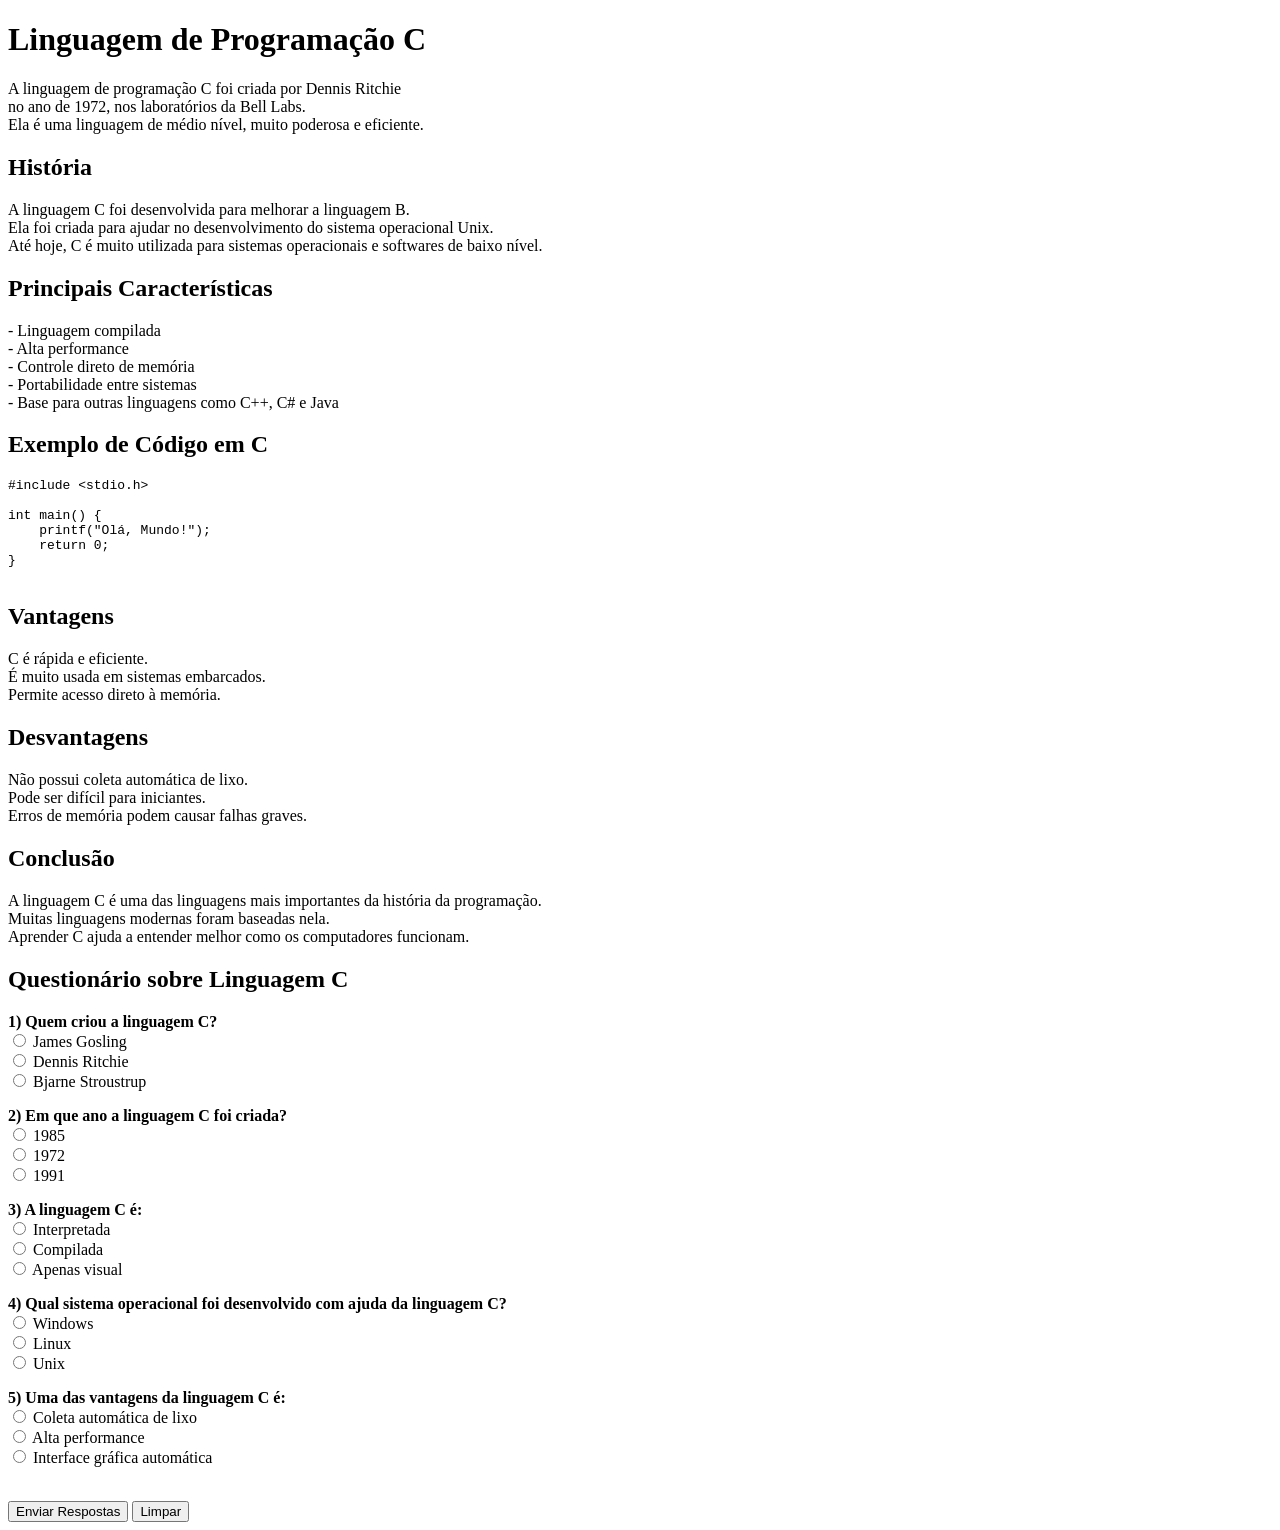
<file: sitedacio.html>
<!DOCTYPE html>
<html>
<head>
    <meta charset="UTF-8">
    <title>Linguagem de Programação C</title>
</head>
<body>

    <h1>Linguagem de Programação C</h1>

    <p>
        A linguagem de programação C foi criada por Dennis Ritchie<br>
        no ano de 1972, nos laboratórios da Bell Labs.<br>
        Ela é uma linguagem de médio nível, muito poderosa e eficiente.<br>
    </p>

    <h2>História</h2>

    <p>
        A linguagem C foi desenvolvida para melhorar a linguagem B.<br>
        Ela foi criada para ajudar no desenvolvimento do sistema operacional Unix.<br>
        Até hoje, C é muito utilizada para sistemas operacionais e softwares de baixo nível.<br>
    </p>

    <h2>Principais Características</h2>

    <p>
        - Linguagem compilada<br>
        - Alta performance<br>
        - Controle direto de memória<br>
        - Portabilidade entre sistemas<br>
        - Base para outras linguagens como C++, C# e Java<br>
    </p>

    <h2>Exemplo de Código em C</h2>

    <pre>
#include &lt;stdio.h&gt;

int main() {
    printf("Olá, Mundo!");
    return 0;
}
    </pre>

    <h2>Vantagens</h2>

    <p>
        C é rápida e eficiente.<br>
        É muito usada em sistemas embarcados.<br>
        Permite acesso direto à memória.<br>
    </p>

    <h2>Desvantagens</h2>

    <p>
        Não possui coleta automática de lixo.<br>
        Pode ser difícil para iniciantes.<br>
        Erros de memória podem causar falhas graves.<br>
    </p>

    <h2>Conclusão</h2>

    <p>
        A linguagem C é uma das linguagens mais importantes da história da programação.<br>
        Muitas linguagens modernas foram baseadas nela.<br>
        Aprender C ajuda a entender melhor como os computadores funcionam.<br>
    </p>

    <h2>Questionário sobre Linguagem C</h2>

    <form>
        <p>
            <strong>1) Quem criou a linguagem C?</strong><br>
            <input type="radio" name="q1"> James Gosling<br>
            <input type="radio" name="q1"> Dennis Ritchie<br>
            <input type="radio" name="q1"> Bjarne Stroustrup<br>
        </p>

        <p>
            <strong>2) Em que ano a linguagem C foi criada?</strong><br>
            <input type="radio" name="q2"> 1985<br>
            <input type="radio" name="q2"> 1972<br>
            <input type="radio" name="q2"> 1991<br>
        </p>

        <p>
            <strong>3) A linguagem C é:</strong><br>
            <input type="radio" name="q3"> Interpretada<br>
            <input type="radio" name="q3"> Compilada<br>
            <input type="radio" name="q3"> Apenas visual<br>
        </p>

        <p>
            <strong>4) Qual sistema operacional foi desenvolvido com ajuda da linguagem C?</strong><br>
            <input type="radio" name="q4"> Windows<br>
            <input type="radio" name="q4"> Linux<br>
            <input type="radio" name="q4"> Unix<br>
        </p>

        <p>
            <strong>5) Uma das vantagens da linguagem C é:</strong><br>
            <input type="radio" name="q5"> Coleta automática de lixo<br>
            <input type="radio" name="q5"> Alta performance<br>
            <input type="radio" name="q5"> Interface gráfica automática<br>
        </p>

        <br>
        <input type="submit" value="Enviar Respostas">
        <input type="reset" value="Limpar">
    </form>

</body>
</html>
</file>
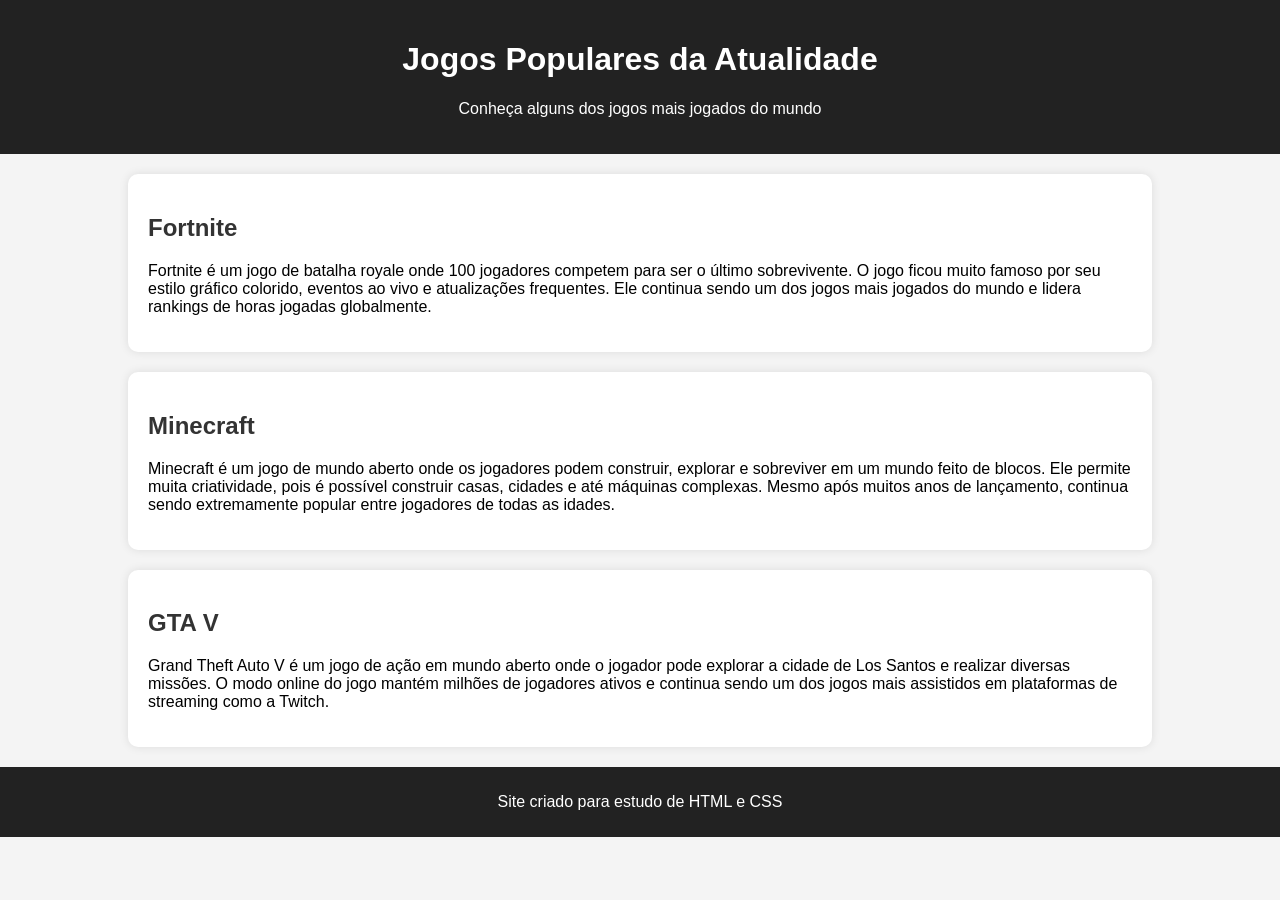
<file: tarefadacio.html>
<!DOCTYPE html>
<html lang="pt-br">
<head>
<meta charset="UTF-8">
<meta name="viewport" content="width=device-width, initial-scale=1.0">
<title>Jogos da Atualidade</title>

<style>
body{
    font-family: Arial, sans-serif;
    margin:0;
    background:#f4f4f4;
}

header{
    background:#222;
    color:white;
    text-align:center;
    padding:20px;
}

.container{
    width:80%;
    margin:auto;
}

.jogo{
    background:white;
    margin:20px 0;
    padding:20px;
    border-radius:10px;
    box-shadow:0 0 10px rgba(0,0,0,0.1);
}

.jogo h2{
    color:#333;
}

footer{
    background:#222;
    color:white;
    text-align:center;
    padding:10px;
    margin-top:20px;
}
</style>

</head>

<body>

<header>
<h1>Jogos Populares da Atualidade</h1>
<p>Conheça alguns dos jogos mais jogados do mundo</p>
</header>

<div class="container">

<div class="jogo">
<h2>Fortnite</h2>
<p>
Fortnite é um jogo de batalha royale onde 100 jogadores competem para ser o último sobrevivente.
O jogo ficou muito famoso por seu estilo gráfico colorido, eventos ao vivo e atualizações frequentes.
Ele continua sendo um dos jogos mais jogados do mundo e lidera rankings de horas jogadas globalmente.
</p>
</div>

<div class="jogo">
<h2>Minecraft</h2>
<p>
Minecraft é um jogo de mundo aberto onde os jogadores podem construir, explorar e sobreviver em um
mundo feito de blocos. Ele permite muita criatividade, pois é possível construir casas, cidades e
até máquinas complexas. Mesmo após muitos anos de lançamento, continua sendo extremamente popular
entre jogadores de todas as idades.
</p>
</div>

<div class="jogo">
<h2>GTA V</h2>
<p>
Grand Theft Auto V é um jogo de ação em mundo aberto onde o jogador pode explorar a cidade de
Los Santos e realizar diversas missões. O modo online do jogo mantém milhões de jogadores ativos
e continua sendo um dos jogos mais assistidos em plataformas de streaming como a Twitch.
</p>
</div>

</div>

<footer>
<p>Site criado para estudo de HTML e CSS</p>
</footer>

</body>
</html>
</file>
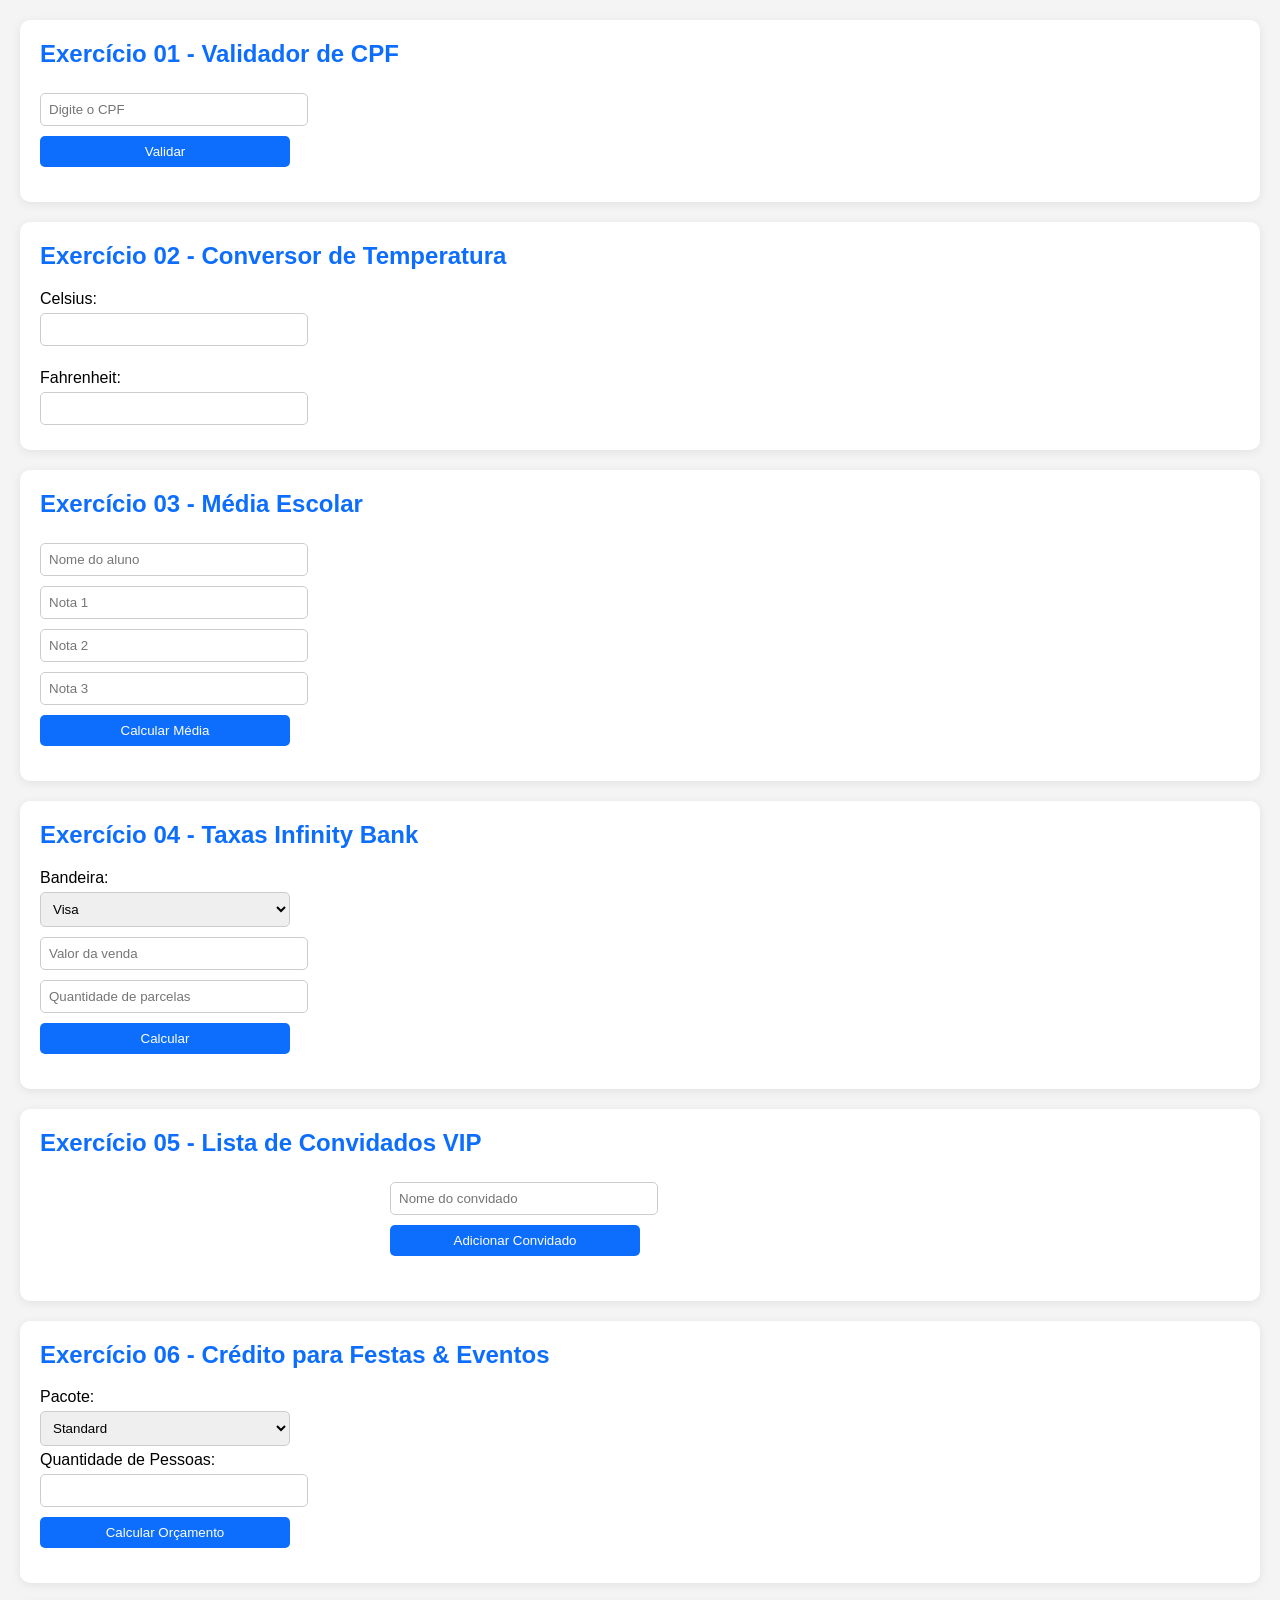
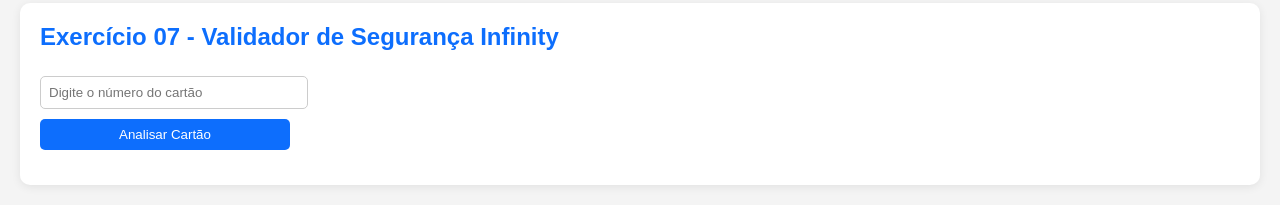
<file: exercicios 5, 6, 7/ex 5, 6 e 7.html>
<!DOCTYPE html>
<html lang="pt-BR">
<head>
  <meta charset="UTF-8" />
  <meta name="viewport" content="width=device-width, initial-scale=1.0"/>
  <title>Exercícios JavaScript</title>

  <style>

    body{
      font-family: Arial, Helvetica, sans-serif;
      margin: 20px;
      background: #f4f4f4;
    }

    section{
      background: white;
      padding: 20px;
      margin-bottom: 20px;
      border-radius: 10px;
      box-shadow: 0 2px 10px rgba(0,0,0,0.08);
    }

    h2{
      margin-top: 0;
      color: #0d6efd;
    }

    input, select, button{
      padding: 8px;
      margin: 5px 0;
      width: 250px;
      border-radius: 5px;
      border: 1px solid #ccc;
    }

    button{
      cursor: pointer;
      background: #0d6efd;
      color: white;
      border: none;
      transition: 0.3s;
    }

    button:hover{
      background: #0b5ed7;
    }

    .resultado{
      margin-top: 10px;
      font-weight: bold;
    }

    .verde{
      color: green;
    }

    .vermelho{
      color: red;
    }

    .azul{
      color: blue;
    }

    .card-vip{
      max-width: 500px;
      margin: auto;
    }

    #listaConvidados{
      list-style: none;
      padding: 0;
      margin-top: 20px;
    }

    #listaConvidados li{
      display: flex;
      justify-content: space-between;
      align-items: center;
      padding: 10px;
      border-bottom: 1px solid #ddd;
    }

    .riscado{
      text-decoration: line-through;
      color: gray;
    }

    .acoes button{
      width: auto;
      margin-left: 5px;
      padding: 5px 10px;
    }

  </style>
</head>

<body>

  <!-- EXERCÍCIO 01 -->
  <section>
    <h2>Exercício 01 - Validador de CPF</h2>

    <input type="text" id="cpf" placeholder="Digite o CPF">
    <br>
    <button id="btnCpf">Validar</button>

    <div id="resultadoCpf" class="resultado"></div>
  </section>


  <!-- EXERCÍCIO 02 -->
  <section>
    <h2>Exercício 02 - Conversor de Temperatura</h2>

    <label>Celsius:</label>
    <br>
    <input type="number" id="celsius" step="0.1">

    <br><br>

    <label>Fahrenheit:</label>
    <br>
    <input type="number" id="fahrenheit" step="0.1">
  </section>


  <!-- EXERCÍCIO 03 -->
  <section>
    <h2>Exercício 03 - Média Escolar</h2>

    <input type="text" id="nome" placeholder="Nome do aluno">
    <br>

    <input type="number" id="nota1" placeholder="Nota 1">
    <br>

    <input type="number" id="nota2" placeholder="Nota 2">
    <br>

    <input type="number" id="nota3" placeholder="Nota 3">
    <br>

    <button id="btnMedia">Calcular Média</button>

    <div id="resultadoMedia" class="resultado"></div>
  </section>


  <!-- EXERCÍCIO 04 -->
  <section>
    <h2>Exercício 04 - Taxas Infinity Bank</h2>

    <label>Bandeira:</label>
    <br>

    <select id="bandeira">
      <option value="visa">Visa</option>
      <option value="master">Master</option>
      <option value="elo">Elo</option>
    </select>

    <br>

    <input type="number" id="valorVenda" placeholder="Valor da venda">

    <br>

    <input type="number" id="parcelas" placeholder="Quantidade de parcelas">

    <br>

    <button id="btnTaxa">Calcular</button>

    <div id="resultadoTaxa" class="resultado"></div>
  </section>


  <!-- EXERCÍCIO 05 -->
  <section>
    <h2>Exercício 05 - Lista de Convidados VIP</h2>

    <div class="card-vip">

      <input type="text" id="nomeConvidado" placeholder="Nome do convidado">

      <br>

      <button id="btnAdicionarConvidado">Adicionar Convidado</button>

      <ul id="listaConvidados"></ul>

    </div>
  </section>


  <!-- EXERCÍCIO 06 -->
  <section>
    <h2>Exercício 06 - Crédito para Festas & Eventos</h2>

    <label>Pacote:</label>
    <br>

    <select id="pacoteEvento">
      <option value="50">Standard</option>
      <option value="80">Premium</option>
      <option value="120">Infinity Deluxe</option>
    </select>

    <br>

    <label>Quantidade de Pessoas:</label>
    <br>

    <input type="number" id="quantidadePessoas">

    <br>

    <button id="btnOrcamento">Calcular Orçamento</button>

    <div id="resultadoEvento" class="resultado"></div>
  </section>


  <!-- EXERCÍCIO 07 -->
  <section>
    <h2>Exercício 07 - Validador de Segurança Infinity</h2>

    <input type="text" id="numeroCartao" maxlength="19" placeholder="Digite o número do cartão">

    <br>

    <button id="btnCartao">Analisar Cartão</button>

    <div id="resultadoCartao" class="resultado"></div>
  </section>


  <script>

    // =========================================
    // EXERCÍCIO 01 - VALIDAR CPF
    // =========================================

    function validarCPF(cpf){

      cpf = cpf.replace(/\D/g, '');

      if(cpf.length !== 11){
        return false;
      }

      if(/^(\d)\1+$/.test(cpf)){
        return false;
      }

      // PRIMEIRO DÍGITO
      let soma = 0;

      for(let i = 0; i < 9; i++){
        soma += Number(cpf[i]) * (10 - i);
      }

      let digito1 = (soma * 10) % 11;

      if(digito1 === 10){
        digito1 = 0;
      }

      // SEGUNDO DÍGITO
      soma = 0;

      for(let i = 0; i < 10; i++){
        soma += Number(cpf[i]) * (11 - i);
      }

      let digito2 = (soma * 10) % 11;

      if(digito2 === 10){
        digito2 = 0;
      }

      return digito1 == cpf[9] && digito2 == cpf[10];
    }

    document.getElementById('btnCpf').addEventListener('click', () => {

      const cpf = document.getElementById('cpf').value;

      const resultado = document.getElementById('resultadoCpf');

      if(validarCPF(cpf)){
        resultado.innerHTML = 'CPF Válido';
        resultado.className = 'resultado verde';
      } else {
        resultado.innerHTML = 'CPF Inválido';
        resultado.className = 'resultado vermelho';
      }

    });


    // =========================================
    // EXERCÍCIO 02 - CONVERSOR TEMPERATURA
    // =========================================

    const celsius = document.getElementById('celsius');
    const fahrenheit = document.getElementById('fahrenheit');

    celsius.addEventListener('input', () => {

      let c = Number(celsius.value);

      let f = (c * 9/5) + 32;

      fahrenheit.value = f.toFixed(2);

    });

    fahrenheit.addEventListener('input', () => {

      let f = Number(fahrenheit.value);

      let c = (f - 32) * 5/9;

      celsius.value = c.toFixed(2);

    });


    // =========================================
    // EXERCÍCIO 03 - MÉDIA ESCOLAR
    // =========================================

    document.getElementById('btnMedia').addEventListener('click', () => {

      const nome = document.getElementById('nome').value;

      const nota1 = Number(document.getElementById('nota1').value);
      const nota2 = Number(document.getElementById('nota2').value);
      const nota3 = Number(document.getElementById('nota3').value);

      const media = (nota1 + nota2 + nota3) / 3;

      const resultado = document.getElementById('resultadoMedia');

      if(media >= 7){

        resultado.innerHTML = `
          Aluno: ${nome} <br>
          Média: ${media.toFixed(2)} <br>
          Situação: APROVADO
        `;

        resultado.className = 'resultado azul';

      } else if(media >= 4){

        let falta = (10 - media).toFixed(2);

        resultado.innerHTML = `
          Aluno: ${nome} <br>
          Média: ${media.toFixed(2)} <br>
          Situação: EXAME <br>
          Faltam ${falta} pontos para chegar em 10
        `;

        resultado.className = 'resultado verde';

      } else {

        resultado.innerHTML = `
          Aluno: ${nome} <br>
          Média: ${media.toFixed(2)} <br>
          Situação: REPROVADO
        `;

        resultado.className = 'resultado vermelho';
      }

    });


    // =========================================
    // EXERCÍCIO 04 - INFINITY BANK
    // =========================================

    document.getElementById('btnTaxa').addEventListener('click', () => {

      const bandeira = document.getElementById('bandeira').value;

      const valorVenda = Number(document.getElementById('valorVenda').value);

      const parcelas = Number(document.getElementById('parcelas').value);

      let taxaBandeira = 0;

      switch(bandeira){

        case 'visa':
          taxaBandeira = valorVenda * 0.02;
          break;

        case 'master':
          taxaBandeira = valorVenda * 0.0185;
          break;

        case 'elo':
          taxaBandeira = valorVenda * 0.03;
          break;
      }

      const juros = valorVenda * (0.0035 * parcelas);

      const taxaMensal = 12.50 * parcelas;

      const valorTotal = valorVenda + taxaBandeira + juros + taxaMensal;

      const valorParcela = valorTotal / parcelas;

      document.getElementById('resultadoTaxa').innerHTML = `
        Taxa da Bandeira: R$ ${taxaBandeira.toFixed(2)} <br>
        Juros: R$ ${juros.toFixed(2)} <br>
        Taxa Mensal: R$ ${taxaMensal.toFixed(2)} <br>
        Valor Total: R$ ${valorTotal.toFixed(2)} <br>
        Valor por Parcela: R$ ${valorParcela.toFixed(2)}
      `;

    });



    // =========================================
    // EXERCÍCIO 05 - LISTA VIP
    // =========================================

    const convidados = [];

    const listaConvidados = document.getElementById('listaConvidados');

    document.getElementById('btnAdicionarConvidado').addEventListener('click', () => {

      const input = document.getElementById('nomeConvidado');

      const nome = input.value.trim();

      if(nome === ''){
        alert('Digite um nome válido');
        return;
      }

      convidados.push(nome);

      renderizarLista();

      input.value = '';
    });

    function renderizarLista(){

      listaConvidados.innerHTML = '';

      convidados.forEach((convidado, index) => {

        const li = document.createElement('li');

        const span = document.createElement('span');

        span.textContent = convidado;

        li.appendChild(span);

        const divAcoes = document.createElement('div');

        divAcoes.classList.add('acoes');

        // BOTÃO CONCLUIR
        const btnConcluir = document.createElement('button');

        btnConcluir.textContent = 'Concluir';

        btnConcluir.addEventListener('click', () => {
          span.classList.toggle('riscado');
        });

        // BOTÃO EDITAR
        const btnEditar = document.createElement('button');

        btnEditar.textContent = 'Editar';

        btnEditar.addEventListener('click', () => {

          const novoNome = prompt('Editar nome:', convidado);

          if(novoNome && novoNome.trim() !== ''){

            convidados[index] = novoNome.trim();

            renderizarLista();
          }

        });

        // BOTÃO EXCLUIR
        const btnExcluir = document.createElement('button');

        btnExcluir.textContent = 'Excluir';

        btnExcluir.addEventListener('click', () => {

          convidados.splice(index, 1);

          renderizarLista();
        });

        divAcoes.appendChild(btnConcluir);
        divAcoes.appendChild(btnEditar);
        divAcoes.appendChild(btnExcluir);

        li.appendChild(divAcoes);

        listaConvidados.appendChild(li);

      });

    }



    // =========================================
    // EXERCÍCIO 06 - CRÉDITO EVENTOS
    // =========================================

    document.getElementById('btnOrcamento').addEventListener('click', () => {

      const valorPacote = Number(document.getElementById('pacoteEvento').value);

      const quantidade = Number(document.getElementById('quantidadePessoas').value);

      const custoBruto = valorPacote * quantidade;

      const taxaServico = custoBruto * 0.10;

      let total = custoBruto + taxaServico;

      let desconto = 0;

      if(quantidade > 100){

        desconto = total * 0.05;

        total -= desconto;
      }

      document.getElementById('resultadoEvento').innerHTML = `
        Custo Bruto: R$ ${custoBruto.toFixed(2)} <br>
        Taxa de Serviço: R$ ${taxaServico.toFixed(2)} <br>
        Desconto: R$ ${desconto.toFixed(2)} <br>
        Total Final: R$ ${total.toFixed(2)}
      `;

    });



    // =========================================
    // EXERCÍCIO 07 - VALIDADOR CARTÃO
    // =========================================

    function validarLuhn(numero){

      let soma = 0;

      let alternar = false;

      for(let i = numero.length - 1; i >= 0; i--){

        let n = parseInt(numero[i]);

        if(alternar){

          n *= 2;

          if(n > 9){
            n -= 9;
          }
        }

        soma += n;

        alternar = !alternar;
      }

      return soma % 10 === 0;
    }


    function detectarBandeira(numero){

      if(numero.startsWith('4')){
        return 'Visa';
      }

      if(/^5[1-5]/.test(numero)){
        return 'MasterCard';
      }

      if(/^3[47]/.test(numero)){
        return 'American Express';
      }

      if(/^6/.test(numero)){
        return 'Discover';
      }

      return 'Desconhecida';
    }


    function detectarSetor(numero){

      const primeiroDigito = numero[0];

      switch(primeiroDigito){

        case '1':
        case '2':
          return 'Companhias Aéreas';

        case '3':
          return 'Viagens e Entretenimento';

        case '4':
        case '5':
          return 'Bancário e Financeiro';

        case '6':
          return 'Comércio e Bancos';

        default:
          return 'Outros';
      }
    }


    function detectarBanco(numero){

      const inicio = numero.substring(0, 4);

      switch(inicio){

        case '4011':
          return 'Infinity Bank';

        case '5100':
          return 'Master Finance';

        case '3714':
          return 'American Finance';

        default:
          return 'Banco Não Identificado';
      }
    }


    document.getElementById('btnCartao').addEventListener('click', () => {

      let numero = document.getElementById('numeroCartao').value;

      numero = numero.replace(/\D/g, '');

      const resultado = document.getElementById('resultadoCartao');

      if(numero.length < 13 || numero.length > 16){

        resultado.innerHTML = 'Cartão inválido: quantidade de dígitos incorreta';

        resultado.className = 'resultado vermelho';

        return;
      }

      const valido = validarLuhn(numero);

      const bandeira = detectarBandeira(numero);

      const setor = detectarSetor(numero);

      const banco = detectarBanco(numero);

      resultado.innerHTML = `
        Status: ${valido ? 'VÁLIDO' : 'INVÁLIDO'} <br>
        Bandeira: ${bandeira} <br>
        Categoria de Setor: ${setor} <br>
        Banco Emissor: ${banco}
      `;

      resultado.className = valido
        ? 'resultado verde'
        : 'resultado vermelho';

    });

  </script>

</body>
</html>
</file>
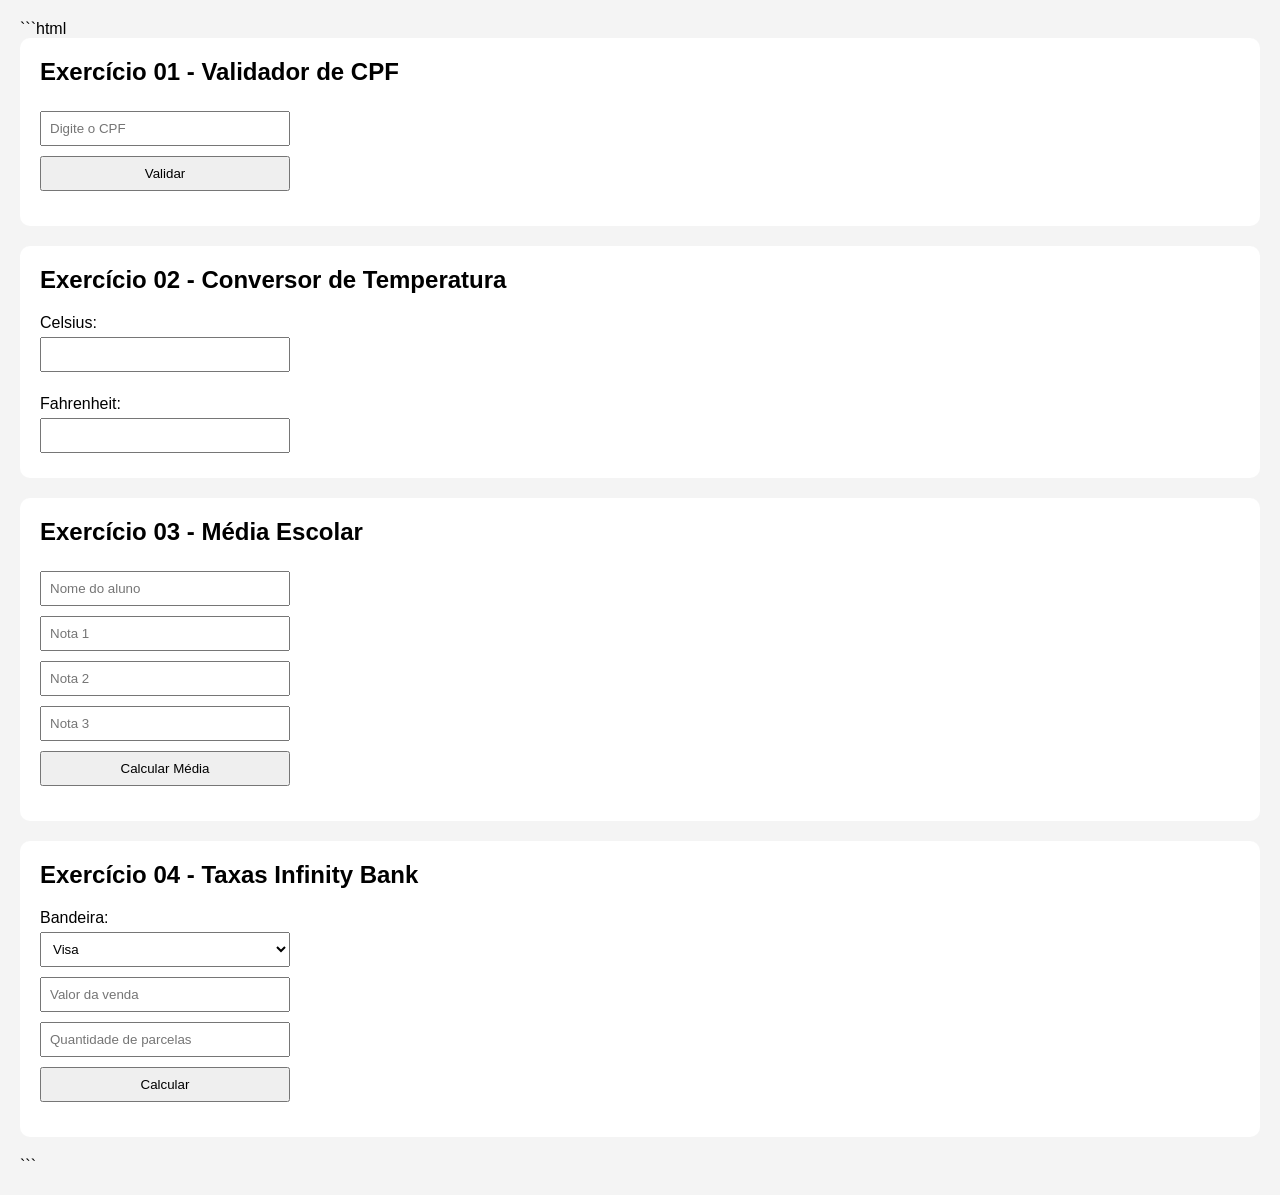
<file: exercicios/exercicios1 2 3 4.html>
```html
<!DOCTYPE html>
<html lang="pt-BR">
<head>
  <meta charset="UTF-8" />
  <meta name="viewport" content="width=device-width, initial-scale=1.0"/>
  <title>Exercícios JavaScript</title>

  <style>
    body{
      font-family: Arial, Helvetica, sans-serif;
      margin: 20px;
      background: #f4f4f4;
    }

    section{
      background: white;
      padding: 20px;
      margin-bottom: 20px;
      border-radius: 10px;
    }

    h2{
      margin-top: 0;
    }

    input, select, button{
      padding: 8px;
      margin: 5px 0;
      width: 250px;
    }

    button{
      cursor: pointer;
    }

    .resultado{
      margin-top: 10px;
      font-weight: bold;
    }

    .verde{
      color: green;
    }

    .vermelho{
      color: red;
    }

    .azul{
      color: blue;
    }
  </style>
</head>

<body>

  <!-- EXERCÍCIO 01 -->
  <section>
    <h2>Exercício 01 - Validador de CPF</h2>

    <input type="text" id="cpf" placeholder="Digite o CPF">
    <br>
    <button id="btnCpf">Validar</button>

    <div id="resultadoCpf" class="resultado"></div>
  </section>


  <!-- EXERCÍCIO 02 -->
  <section>
    <h2>Exercício 02 - Conversor de Temperatura</h2>

    <label>Celsius:</label>
    <br>
    <input type="number" id="celsius" step="0.1">

    <br><br>

    <label>Fahrenheit:</label>
    <br>
    <input type="number" id="fahrenheit" step="0.1">
  </section>


  <!-- EXERCÍCIO 03 -->
  <section>
    <h2>Exercício 03 - Média Escolar</h2>

    <input type="text" id="nome" placeholder="Nome do aluno">
    <br>

    <input type="number" id="nota1" placeholder="Nota 1">
    <br>

    <input type="number" id="nota2" placeholder="Nota 2">
    <br>

    <input type="number" id="nota3" placeholder="Nota 3">
    <br>

    <button id="btnMedia">Calcular Média</button>

    <div id="resultadoMedia" class="resultado"></div>
  </section>


  <!-- EXERCÍCIO 04 -->
  <section>
    <h2>Exercício 04 - Taxas Infinity Bank</h2>

    <label>Bandeira:</label>
    <br>

    <select id="bandeira">
      <option value="visa">Visa</option>
      <option value="master">Master</option>
      <option value="elo">Elo</option>
    </select>

    <br>

    <input type="number" id="valorVenda" placeholder="Valor da venda">

    <br>

    <input type="number" id="parcelas" placeholder="Quantidade de parcelas">

    <br>

    <button id="btnTaxa">Calcular</button>

    <div id="resultadoTaxa" class="resultado"></div>
  </section>


  <script>

    // =========================================
    // EXERCÍCIO 01 - VALIDAR CPF
    // =========================================

    function validarCPF(cpf){

      cpf = cpf.replace(/\D/g, '');

      if(cpf.length !== 11){
        return false;
      }

      if(/^(\d)\1+$/.test(cpf)){
        return false;
      }

      // PRIMEIRO DÍGITO
      let soma = 0;

      for(let i = 0; i < 9; i++){
        soma += Number(cpf[i]) * (10 - i);
      }

      let digito1 = (soma * 10) % 11;

      if(digito1 === 10){
        digito1 = 0;
      }

      // SEGUNDO DÍGITO
      soma = 0;

      for(let i = 0; i < 10; i++){
        soma += Number(cpf[i]) * (11 - i);
      }

      let digito2 = (soma * 10) % 11;

      if(digito2 === 10){
        digito2 = 0;
      }

      return digito1 == cpf[9] && digito2 == cpf[10];
    }

    document.getElementById('btnCpf').addEventListener('click', () => {

      const cpf = document.getElementById('cpf').value;

      const resultado = document.getElementById('resultadoCpf');

      if(validarCPF(cpf)){
        resultado.innerHTML = 'CPF Válido';
        resultado.className = 'resultado verde';
      } else {
        resultado.innerHTML = 'CPF Inválido';
        resultado.className = 'resultado vermelho';
      }

    });


    // =========================================
    // EXERCÍCIO 02 - CONVERSOR TEMPERATURA
    // =========================================

    const celsius = document.getElementById('celsius');
    const fahrenheit = document.getElementById('fahrenheit');

    celsius.addEventListener('input', () => {

      let c = Number(celsius.value);

      let f = (c * 9/5) + 32;

      fahrenheit.value = f.toFixed(2);

    });

    fahrenheit.addEventListener('input', () => {

      let f = Number(fahrenheit.value);

      let c = (f - 32) * 5/9;

      celsius.value = c.toFixed(2);

    });


    // =========================================
    // EXERCÍCIO 03 - MÉDIA ESCOLAR
    // =========================================

    document.getElementById('btnMedia').addEventListener('click', () => {

      const nome = document.getElementById('nome').value;

      const nota1 = Number(document.getElementById('nota1').value);
      const nota2 = Number(document.getElementById('nota2').value);
      const nota3 = Number(document.getElementById('nota3').value);

      const media = (nota1 + nota2 + nota3) / 3;

      const resultado = document.getElementById('resultadoMedia');

      if(media >= 7){

        resultado.innerHTML = `
          Aluno: ${nome} <br>
          Média: ${media.toFixed(2)} <br>
          Situação: APROVADO
        `;

        resultado.className = 'resultado azul';

      } else if(media >= 4){

        let falta = (10 - media).toFixed(2);

        resultado.innerHTML = `
          Aluno: ${nome} <br>
          Média: ${media.toFixed(2)} <br>
          Situação: EXAME <br>
          Faltam ${falta} pontos para chegar em 10
        `;

        resultado.className = 'resultado verde';

      } else {

        resultado.innerHTML = `
          Aluno: ${nome} <br>
          Média: ${media.toFixed(2)} <br>
          Situação: REPROVADO
        `;

        resultado.className = 'resultado vermelho';
      }

    });


    // =========================================
    // EXERCÍCIO 04 - INFINITY BANK
    // =========================================

    document.getElementById('btnTaxa').addEventListener('click', () => {

      const bandeira = document.getElementById('bandeira').value;

      const valorVenda = Number(document.getElementById('valorVenda').value);

      const parcelas = Number(document.getElementById('parcelas').value);

      let taxaBandeira = 0;

      switch(bandeira){

        case 'visa':
          taxaBandeira = valorVenda * 0.02;
          break;

        case 'master':
          taxaBandeira = valorVenda * 0.0185;
          break;

        case 'elo':
          taxaBandeira = valorVenda * 0.03;
          break;
      }

      // juros simples
      const juros = valorVenda * (0.0035 * parcelas);

      // taxa fixa mensal
      const taxaMensal = 12.50 * parcelas;

      const valorTotal = valorVenda + taxaBandeira + juros + taxaMensal;

      const valorParcela = valorTotal / parcelas;

      document.getElementById('resultadoTaxa').innerHTML = `
        Taxa da Bandeira: R$ ${taxaBandeira.toFixed(2)} <br>
        Juros: R$ ${juros.toFixed(2)} <br>
        Taxa Mensal: R$ ${taxaMensal.toFixed(2)} <br>
        Valor Total: R$ ${valorTotal.toFixed(2)} <br>
        Valor por Parcela: R$ ${valorParcela.toFixed(2)}
      `;

    });

  </script>

</body>
</html>
```
</file>
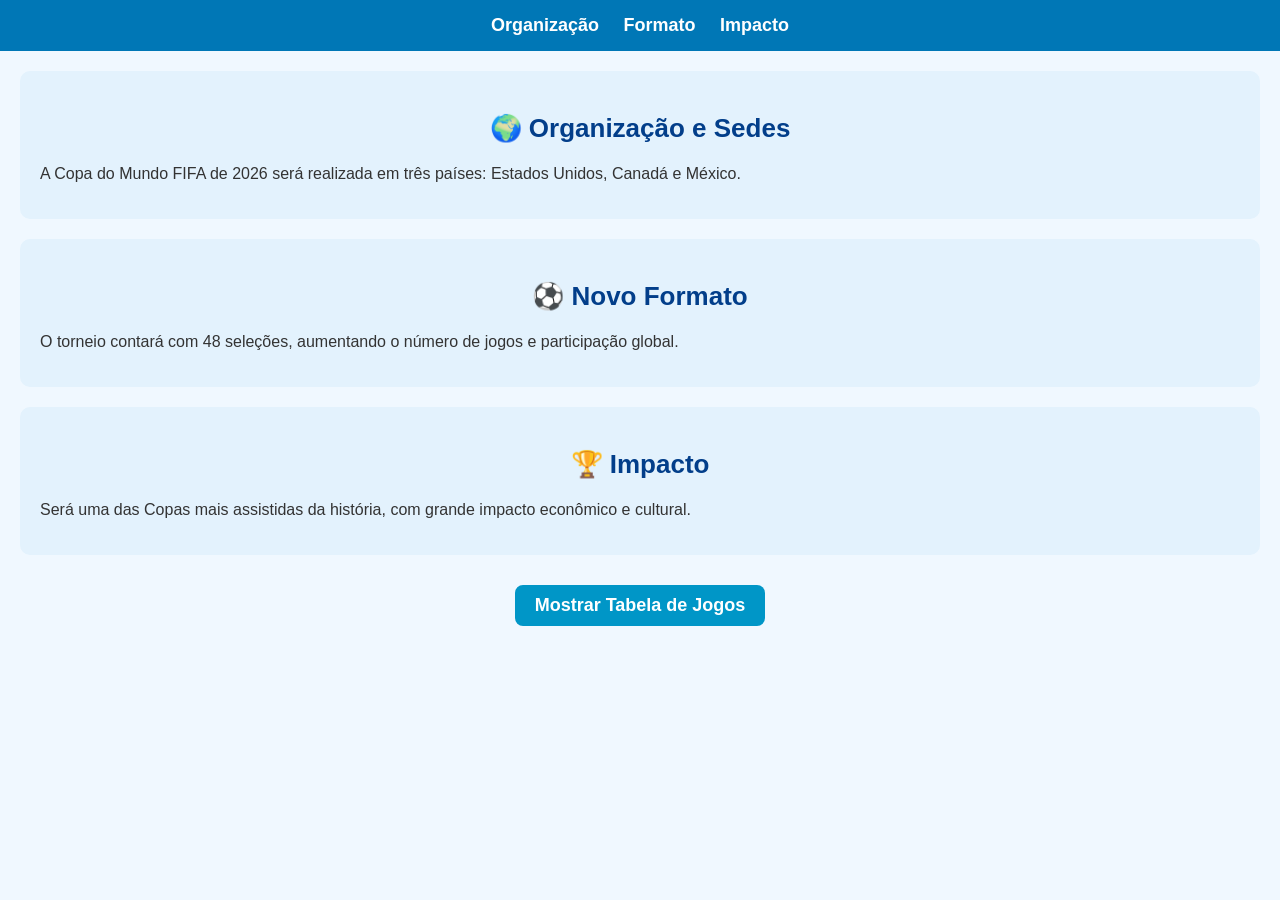
<file: Trabalho Dacio dia23/provadacio.html>
<!DOCTYPE html>
<html lang="pt-br">
<head>
    <meta charset="UTF-8">
    <title>Copa do Mundo 2026</title>

    <style>
        body {
            background-color: #f0f8ff;
            font-family: Arial;
            margin: 0;
            padding: 0;
        }

        nav {
            background-color: #0077b6;
            text-align: center;
            padding: 15px;
        }

        nav a {
            color: white;
            margin: 10px;
            text-decoration: none;
            font-weight: bold;
            font-size: 18px;
        }

        .secao {
            background-color: #e3f2fd;
            margin: 20px;
            padding: 20px;
            border-radius: 10px;
        }

        .secao h2 {
            font-size: 26px;
            font-weight: bold;
            color: #023e8a;
            text-align: center;
        }

        .secao p {
            font-size: 16px;
            color: #333;
            text-align: justify;
        }

        .botao {
            text-align: center;
            margin: 30px;
        }

        button {
            background-color: #0096c7;
            color: white;
            font-size: 18px;
            font-weight: bold;
            padding: 10px 20px;
            border-radius: 8px;
            border: none;
            cursor: pointer;
        }

        button:hover {
            background-color: #0077b6;
        }
    </style>
</head>

<body>

    <nav>
        <a href="#org">Organização</a>
        <a href="#form">Formato</a>
        <a href="#imp">Impacto</a>
    </nav>

    <section id="org" class="secao">
        <h2>🌍 Organização e Sedes</h2>
        <p>
            A Copa do Mundo FIFA de 2026 será realizada em três países: Estados Unidos, Canadá e México.
        </p>
    </section>

    <section id="form" class="secao">
        <h2>⚽ Novo Formato</h2>
        <p>
            O torneio contará com 48 seleções, aumentando o número de jogos e participação global.
        </p>
    </section>

    <section id="imp" class="secao">
        <h2>🏆 Impacto</h2>
        <p>
            Será uma das Copas mais assistidas da história, com grande impacto econômico e cultural.
        </p>
    </section>

    <div class="botao">
        <button onclick="mostrarImagem()">Mostrar Tabela de Jogos</button>
    </div>

    <script>
    function mostrarImagem() {
        // Cria container
        var container = document.createElement("div");

        // Título de revelação (opcional)
        var titulo = document.createElement("h3");
        titulo.innerText = "🏆 Jogadores e Jogos da Copa 2026";
        titulo.style.textAlign = "center";
        titulo.style.color = "#023e8a";

        // Imagem
        var img = document.createElement("img");
        img.src = "Tabela_Jogos.png"; // ajuste o caminho se necessário
        img.style.display = "block";
        img.style.margin = "20px auto";
        img.style.maxWidth = "80%";
        img.style.borderRadius = "10px";

        // Monta estrutura
        container.appendChild(titulo);
        container.appendChild(img);

        // Adiciona no final da página
        document.body.appendChild(container);
    }
</script>

</body>
</html>
</file>
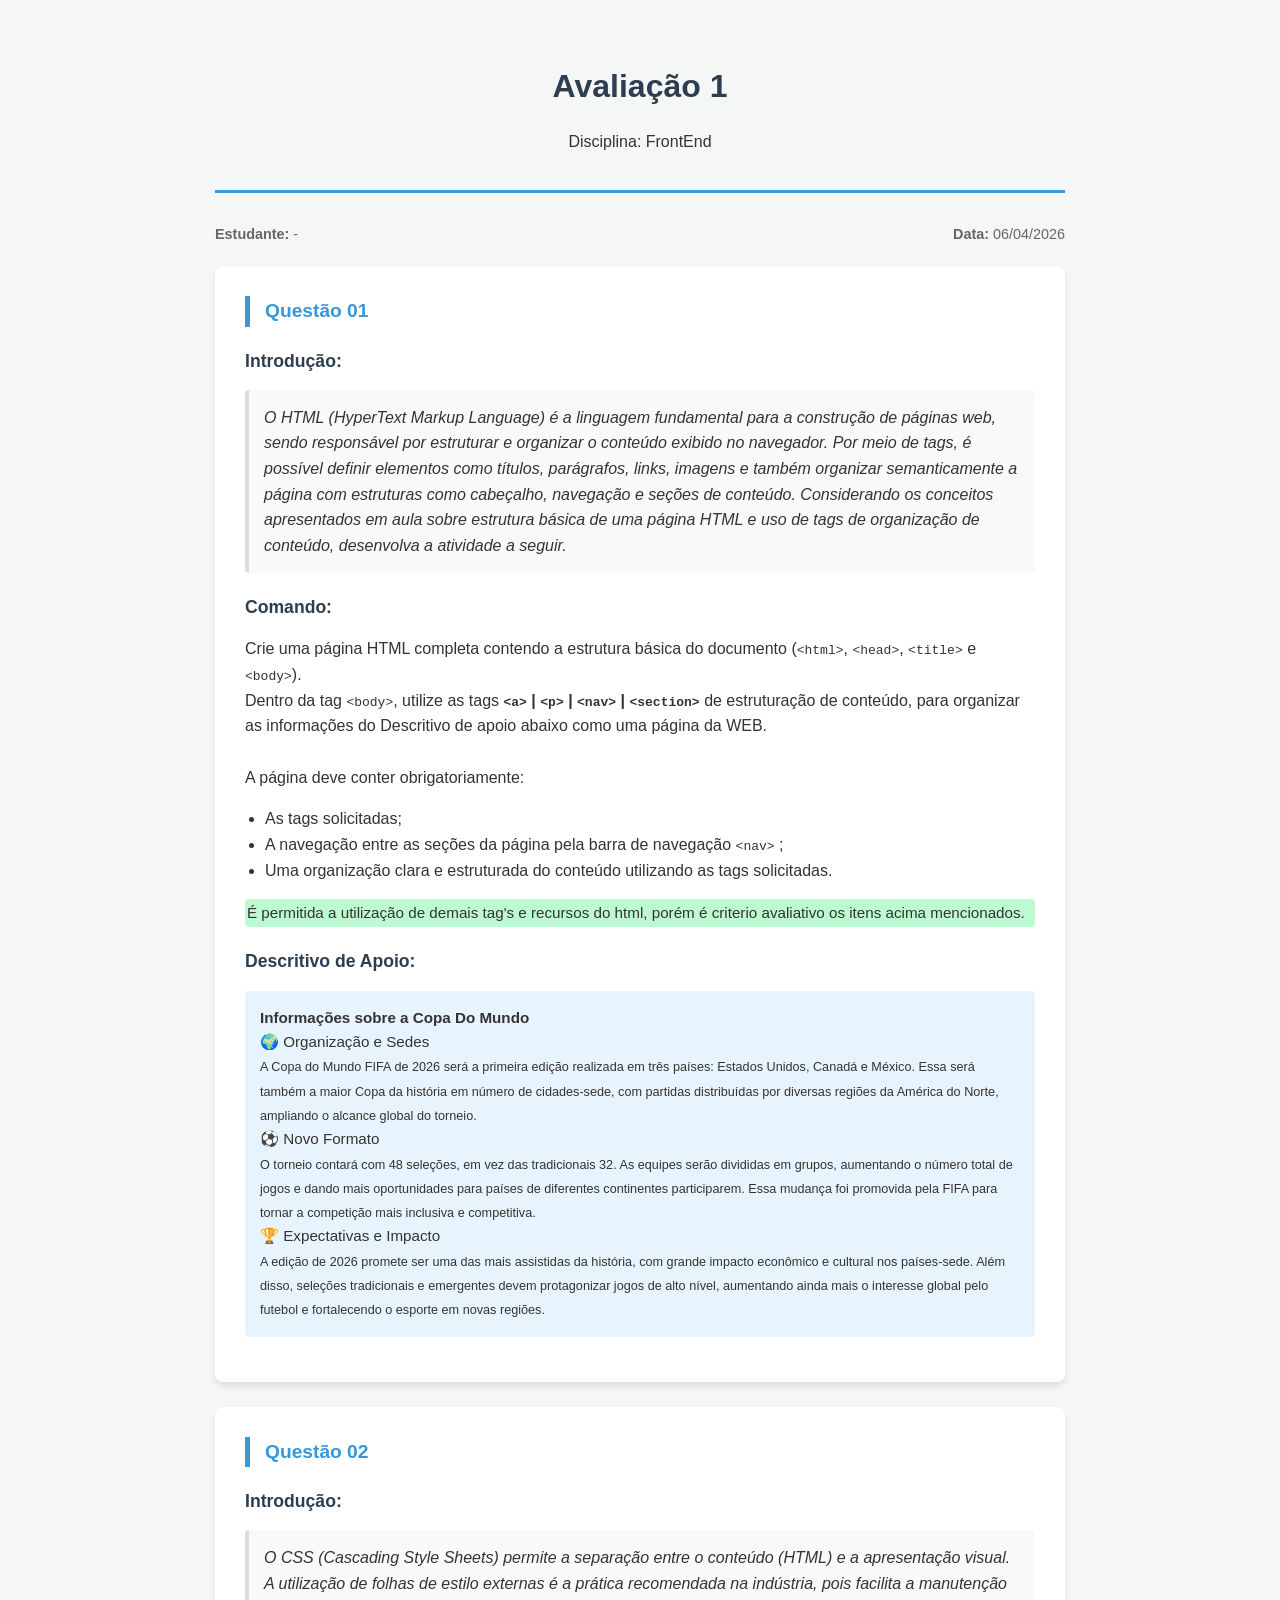
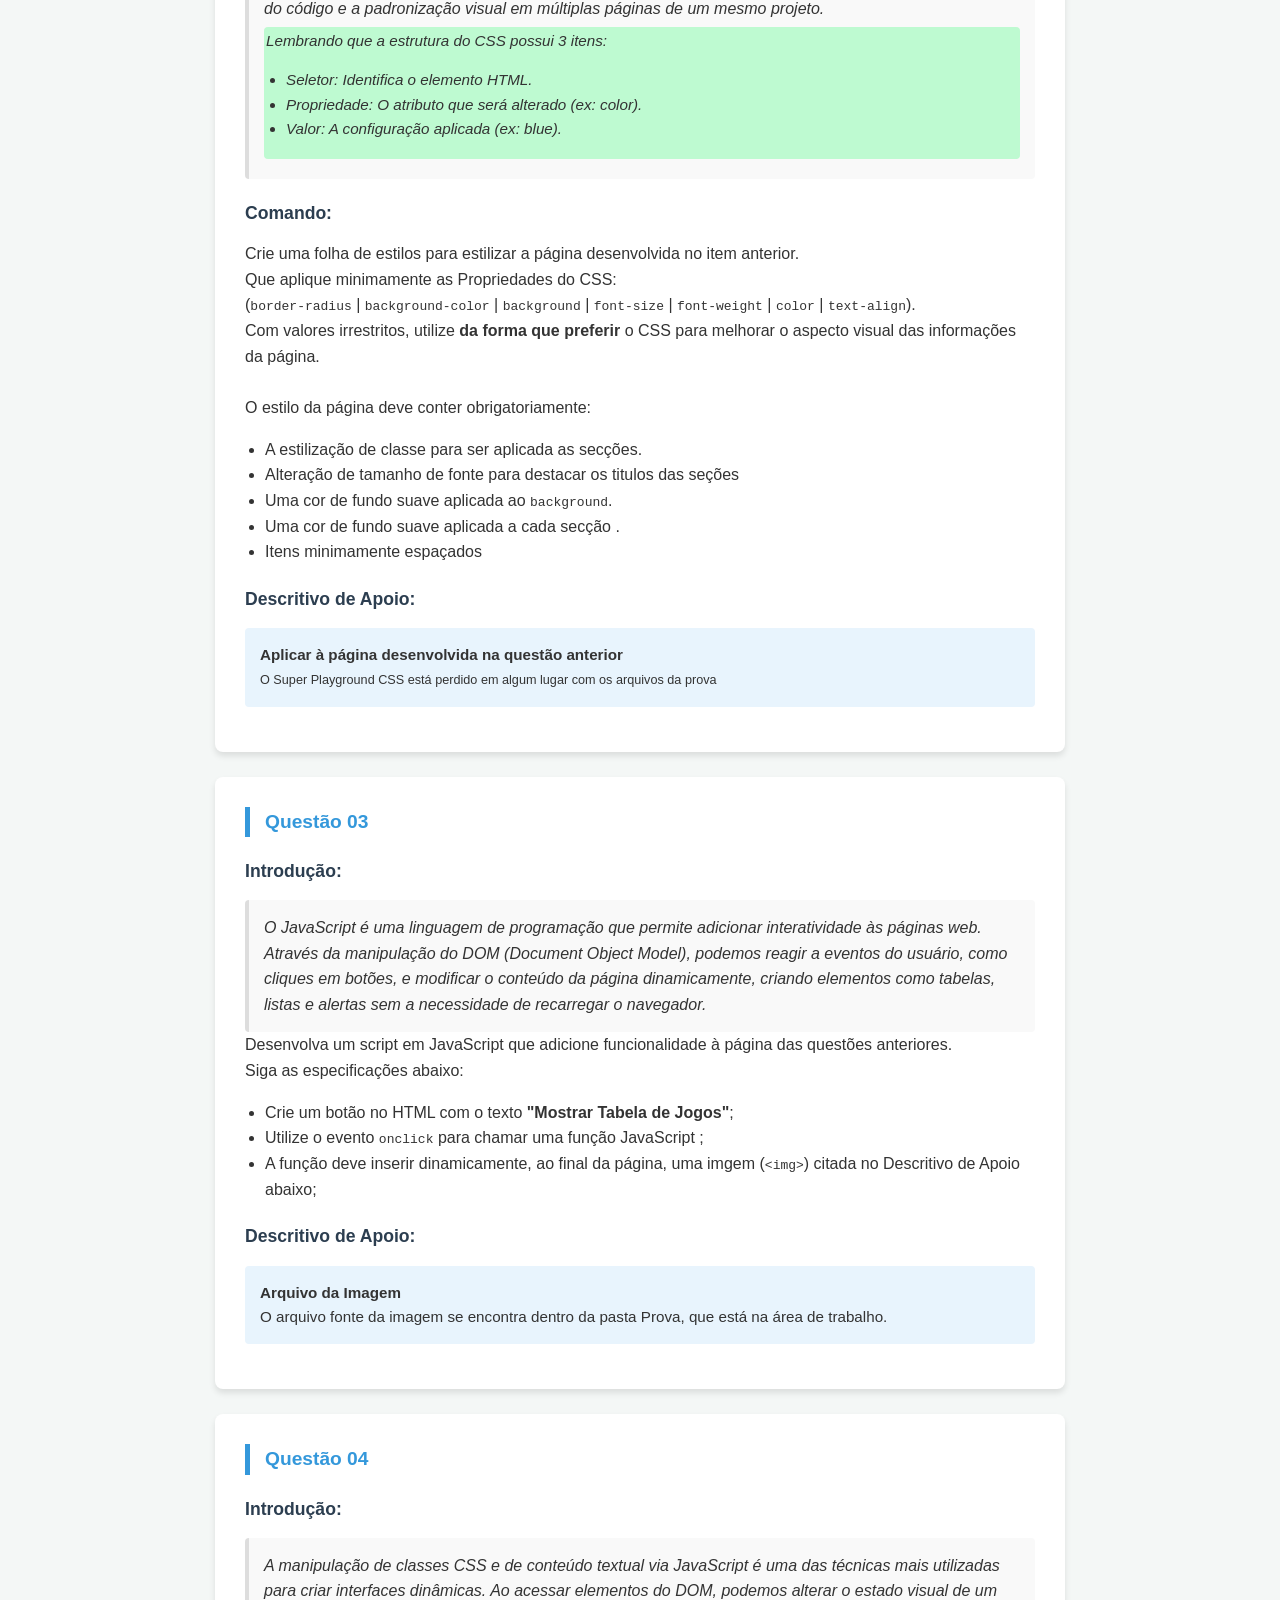
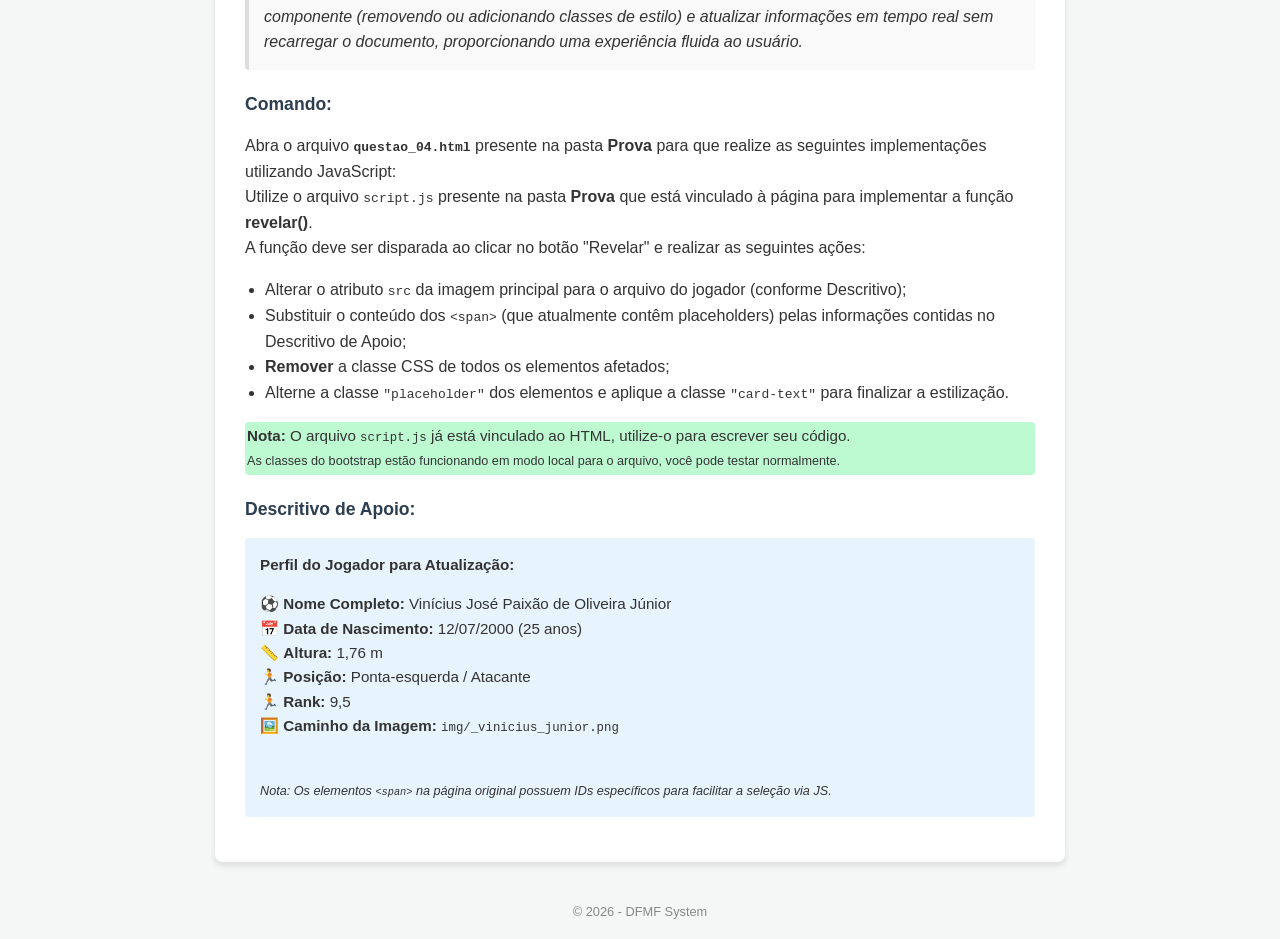
<file: Trabalho Dacio dia23/Untitled-1.html>
<!DOCTYPE html>
<html lang="pt-br">
<head>
    <meta charset="UTF-8">
    <meta name="viewport" content="width=device-width, initial-scale=1.0">
    <title>Avaliação Prática de FrontEnd</title>
    <style>
        :root {
            --primary-color: #2c3e50;
            --accent-color: #3498db;
            --bg-color: #f4f7f6;
            --card-bg: #ffffff;
            --text-color: #333;
        }

        body {
            font-family: 'Segoe UI', Tahoma, Geneva, Verdana, sans-serif;
            background-color: var(--bg-color);
            color: var(--text-color);
            line-height: 1.6;
            margin: 0;
            padding: 20px;
        }

        .container {
            max-width: 850px;
            margin: 0 auto;
        }

        header {
            text-align: center;
            padding: 20px 0;
            border-bottom: 3px solid var(--accent-color);
            margin-bottom: 30px;
        }

        h1 {
            color: var(--primary-color);
            margin-bottom: 5px;
        }

        .info-aluno {
            display: flex;
            justify-content: space-between;
            margin-bottom: 20px;
            font-size: 0.9em;
            color: #666;
        }

        .question-card {
            background: var(--card-bg);
            padding: 30px;
            border-radius: 8px;
            box-shadow: 0 4px 6px rgba(0,0,0,0.1);
            margin-bottom: 25px;
        }

        .question-header {
            font-weight: bold;
            font-size: 1.2em;
            color: var(--accent-color);
            margin-bottom: 15px;
            display: block;
            border-left: 5px solid var(--accent-color);
            padding-left: 15px;
        }

        h2 {
            font-size: 1.1em;
            color: var(--primary-color);
            margin-top: 20px;
        }

        .intro-box {
            background-color: #f9f9f9;
            padding: 15px;
            border-radius: 4px;
            border-left: 4px solid #ddd;
            font-style: italic;
        }

        .descritivo-apoio {
            background-color: #e8f4fd;
            padding: 15px;
            margin: 15px 0;
            border-radius: 4px;
            font-size: 0.95em;
        }
        .item-destaque {
            background-color: #befad1;
            padding: 2px;
            margin: 5px 0;
            border-radius: 4px;
            font-size: 0.95em;
        }

        .comando {
            font-weight: 500;
        }

        ul {
            padding-left: 20px;
        }

        footer {
            text-align: center;
            margin-top: 40px;
            font-size: 0.8em;
            color: #888;
        }

        @media print {
            body { background-color: white; }
            .question-card { box-shadow: none; border: 1px solid #ccc; }
        }
    </style>
</head>
<body>

    <div class="container">
        <header>
            <h1>Avaliação 1</h1>
            <p>Disciplina: FrontEnd</p>
        </header>

        <div class="info-aluno">
            <span><strong>Estudante:</strong> - </span>
            <span><strong>Data:</strong> 06/04/2026</span>
        </div>

        <section class="question-card">
            <span class="question-header">Questão 01</span>
            
            <h2>Introdução:</h2>
            <div class="intro-box">
                O HTML (HyperText Markup Language) é a linguagem fundamental para a construção de páginas web, sendo responsável por estruturar e organizar o conteúdo exibido no navegador. Por meio de tags, é possível definir elementos como títulos, parágrafos, links, imagens e também organizar semanticamente a página com estruturas como cabeçalho, navegação e seções de conteúdo.
                Considerando os conceitos apresentados em aula sobre estrutura básica de uma página HTML e uso de tags de organização de conteúdo, desenvolva a atividade a seguir.
            </div>

            <h2>Comando:</h2>
            <div class="comando">
                Crie uma página HTML completa contendo a estrutura básica do documento (<code>&lt;html&gt;</code>, <code>&lt;head&gt;</code>, <code>&lt;title&gt;</code> e <code>&lt;body&gt;</code>).<br>
                Dentro da tag <code>&lt;body&gt;</code>, utilize as tags <strong><code>&lt;a&gt;</code> | <code>&lt;p&gt;</code> | <code>&lt;nav&gt;</code> | <code>&lt;section&gt;</code>  </strong> de estruturação de conteúdo, para organizar as informações do Descritivo de apoio abaixo como uma página da WEB.
                <br><br>
                A página deve conter obrigatoriamente:
                <ul>
                    <li>As tags solicitadas;</li>
                    <li>A navegação entre as seções da página pela barra de navegação <code>&lt;nav&gt;</code> ;</li>
                    <li>Uma organização clara e estruturada do conteúdo utilizando as tags solicitadas.</li>
                   </ul>
                   <div class="item-destaque" >É permitida a utilização de demais tag's e recursos do html, porém é criterio avaliativo os itens acima mencionados.</div>
                </div>

            <h2>Descritivo de Apoio:</h2>
            <div class="descritivo-apoio">
                <strong> Informações sobre a Copa Do Mundo </strong>
            <br>🌍 Organização e Sedes <br>
            <small>A Copa do Mundo FIFA de 2026 será a primeira edição realizada em três países: Estados Unidos, Canadá e México. Essa será também a maior Copa da história em número de cidades-sede, com partidas distribuídas por diversas regiões da América do Norte, ampliando o alcance global do torneio. </small>
            <br>⚽ Novo Formato <br>
            <small>O torneio contará com 48 seleções, em vez das tradicionais 32. As equipes serão divididas em grupos, aumentando o número total de jogos e dando mais oportunidades para países de diferentes continentes participarem. Essa mudança foi promovida pela FIFA para tornar a competição mais inclusiva e competitiva.</small>
            <br>🏆 Expectativas e Impacto <br>
            <small>A edição de 2026 promete ser uma das mais assistidas da história, com grande impacto econômico e cultural nos países-sede. Além disso, seleções tradicionais e emergentes devem protagonizar jogos de alto nível, aumentando ainda mais o interesse global pelo futebol e fortalecendo o esporte em novas regiões.</small>
            </div>

        </section>


         <section class="question-card">
            <span class="question-header">Questão 02</span>
            
            <h2>Introdução:</h2>
            <div class="intro-box">
              O CSS (Cascading Style Sheets) permite a separação entre o conteúdo (HTML) e a apresentação visual. 
              A utilização de folhas de estilo externas é a prática recomendada na indústria, pois facilita a manutenção do código e a padronização visual em múltiplas páginas de um mesmo projeto.
                <div class="item-destaque">Lembrando que a estrutura do CSS possui 3 itens:
                    <ul>
                        <li> Seletor: Identifica o elemento HTML. </li>
                        <li> Propriedade: O atributo que será alterado (ex: color).</li>
                        <li> Valor: A configuração aplicada (ex: blue).</li>
                    </ul>
                </div>
            </div>

            <h2>Comando:</h2>
            <div class="comando">
                Crie uma folha de estilos para estilizar a página desenvolvida no item anterior. <br>
                Que aplique minimamente as Propriedades do CSS: <br>
                (<code>border-radius</code> | <code>background-color</code> | <code>background</code> | <code>font-size</code> | <code>font-weight</code> | <code>color</code> | <code>text-align</code>).
                 <br>Com valores irrestritos, utilize <strong> da forma que preferir </strong> o CSS para melhorar o aspecto visual  das informações da página.
                <br><br>
                O estilo da página deve conter obrigatoriamente:
                <ul>
                    <li>A estilização de classe para ser aplicada as secções. </li>
                    <li>Alteração de tamanho de fonte para destacar os titulos das seções </li>
                    <li>Uma cor de fundo suave aplicada ao  <code>background</code>.</li>
                    <li>Uma cor de fundo suave aplicada a cada secção .</li>
                    <li>Itens minimamente espaçados </li>
                </ul>
            </div>

            <h2>Descritivo de Apoio:</h2>
            <div class="descritivo-apoio">
                <strong> Aplicar à página desenvolvida na questão anterior </strong>
               <br> <small> O Super Playground CSS está perdido em algum lugar com os arquivos da prova</small>
            </div>

        </section>


        <section class="question-card">
        <span class="question-header">Questão 03</span>
        
        <h2>Introdução:</h2>
        <div class="intro-box">
            O JavaScript é uma linguagem de programação que permite adicionar interatividade às páginas web. Através da manipulação do DOM (Document Object Model), podemos reagir a eventos do usuário, como cliques em botões, e modificar o conteúdo da página dinamicamente, criando elementos como tabelas, listas e alertas sem a necessidade de recarregar o navegador.
        </div>

        <div class="comando">
            Desenvolva um script em JavaScript que adicione funcionalidade à página das questões anteriores. <br>
            Siga as especificações abaixo:
            <ul>
                <li>Crie um botão no HTML com o texto <strong>"Mostrar Tabela de Jogos"</strong>;</li>
                <li>Utilize o evento <code>onclick</code> para chamar uma função JavaScript ;</li>
                <li>A função deve inserir dinamicamente, ao final da página, uma imgem (<code>&lt;img&gt;</code>) citada no Descritivo de Apoio abaixo;</li>
                </ul>
    
        </div>

        <h2>Descritivo de Apoio:</h2>
        <div class="descritivo-apoio">
            <strong> Arquivo da Imagem </strong>
            <br> O arquivo fonte da imagem se encontra dentro da pasta Prova, que está na área de trabalho.
        </div>

    </section>






    <section class="question-card">
            <span class="question-header">Questão 04</span>
            
            <h2>Introdução:</h2>
            <div class="intro-box">
                A manipulação de classes CSS e de conteúdo textual via JavaScript é uma das técnicas mais utilizadas para criar interfaces dinâmicas. Ao acessar elementos do DOM, podemos alterar o estado visual de um componente (removendo ou adicionando classes de estilo) e atualizar informações em tempo real sem recarregar o documento, proporcionando uma experiência fluida ao usuário.
            </div>

            <h2>Comando:</h2>
            <div class="comando">
                Abra o arquivo <strong><code>questao_04.html</code></strong> presente na pasta <strong>Prova</strong> para que realize as seguintes implementações utilizando JavaScript:
                <br>
                Utilize o arquivo <code>script.js</code>  presente na pasta <strong>Prova</strong> que está vinculado à página para implementar a função <strong>revelar()</strong>. <br>
                A função deve ser disparada ao clicar no botão "Revelar" e realizar as seguintes ações:
                <ul>
                    <li>Alterar o atributo <code>src</code> da imagem principal para o arquivo do jogador (conforme Descritivo);</li>
                    <li>Substituir o conteúdo dos <code>&lt;span&gt;</code> (que atualmente contêm placeholders) pelas informações contidas no Descritivo de Apoio;</li>
                    <li><strong>Remover</strong> a classe CSS de todos os elementos afetados;</li>
                     <li>Alterne a classe <code>"placeholder"</code> dos elementos e aplique a classe <code>"card-text"</code> para finalizar a estilização.</li>
                </ul>
                <div class="item-destaque">
                   <strong>Nota:</strong> O arquivo <code>script.js</code> já está vinculado ao HTML, utilize-o para escrever seu código.<br>
                   <small> As classes do bootstrap estão funcionando em modo local para o arquivo, você pode testar normalmente.</small>
                </div>
            </div>

            <h2>Descritivo de Apoio:</h2>
            <div class="descritivo-apoio">
                <strong>Perfil do Jogador para Atualização:</strong>
                <ul style="list-style: none; padding-left: 0;">
                    <li>⚽ <strong>Nome Completo:</strong> Vinícius José Paixão de Oliveira Júnior</li>
                    <li>📅 <strong>Data de Nascimento:</strong> 12/07/2000 (25 anos)</li>
                    <li>📏 <strong>Altura:</strong> 1,76 m</li>
                    <li>🏃 <strong>Posição:</strong> Ponta-esquerda / Atacante</li>
                    <li>🏃 <strong>Rank:</strong> 9,5 </li>
                    <li>🖼️ <strong>Caminho da Imagem:</strong> <code>img/_vinicius_junior.png</code></li>
                </ul>
                <br>
                <small><em>Nota: Os elementos <code>&lt;span&gt;</code> na página original possuem IDs específicos para facilitar a seleção via JS.</em></small>
            </div>
        </section>




        <footer>
            © 2026 - DFMF System
        </footer>
    </div>

</body>
</html>
</file>
